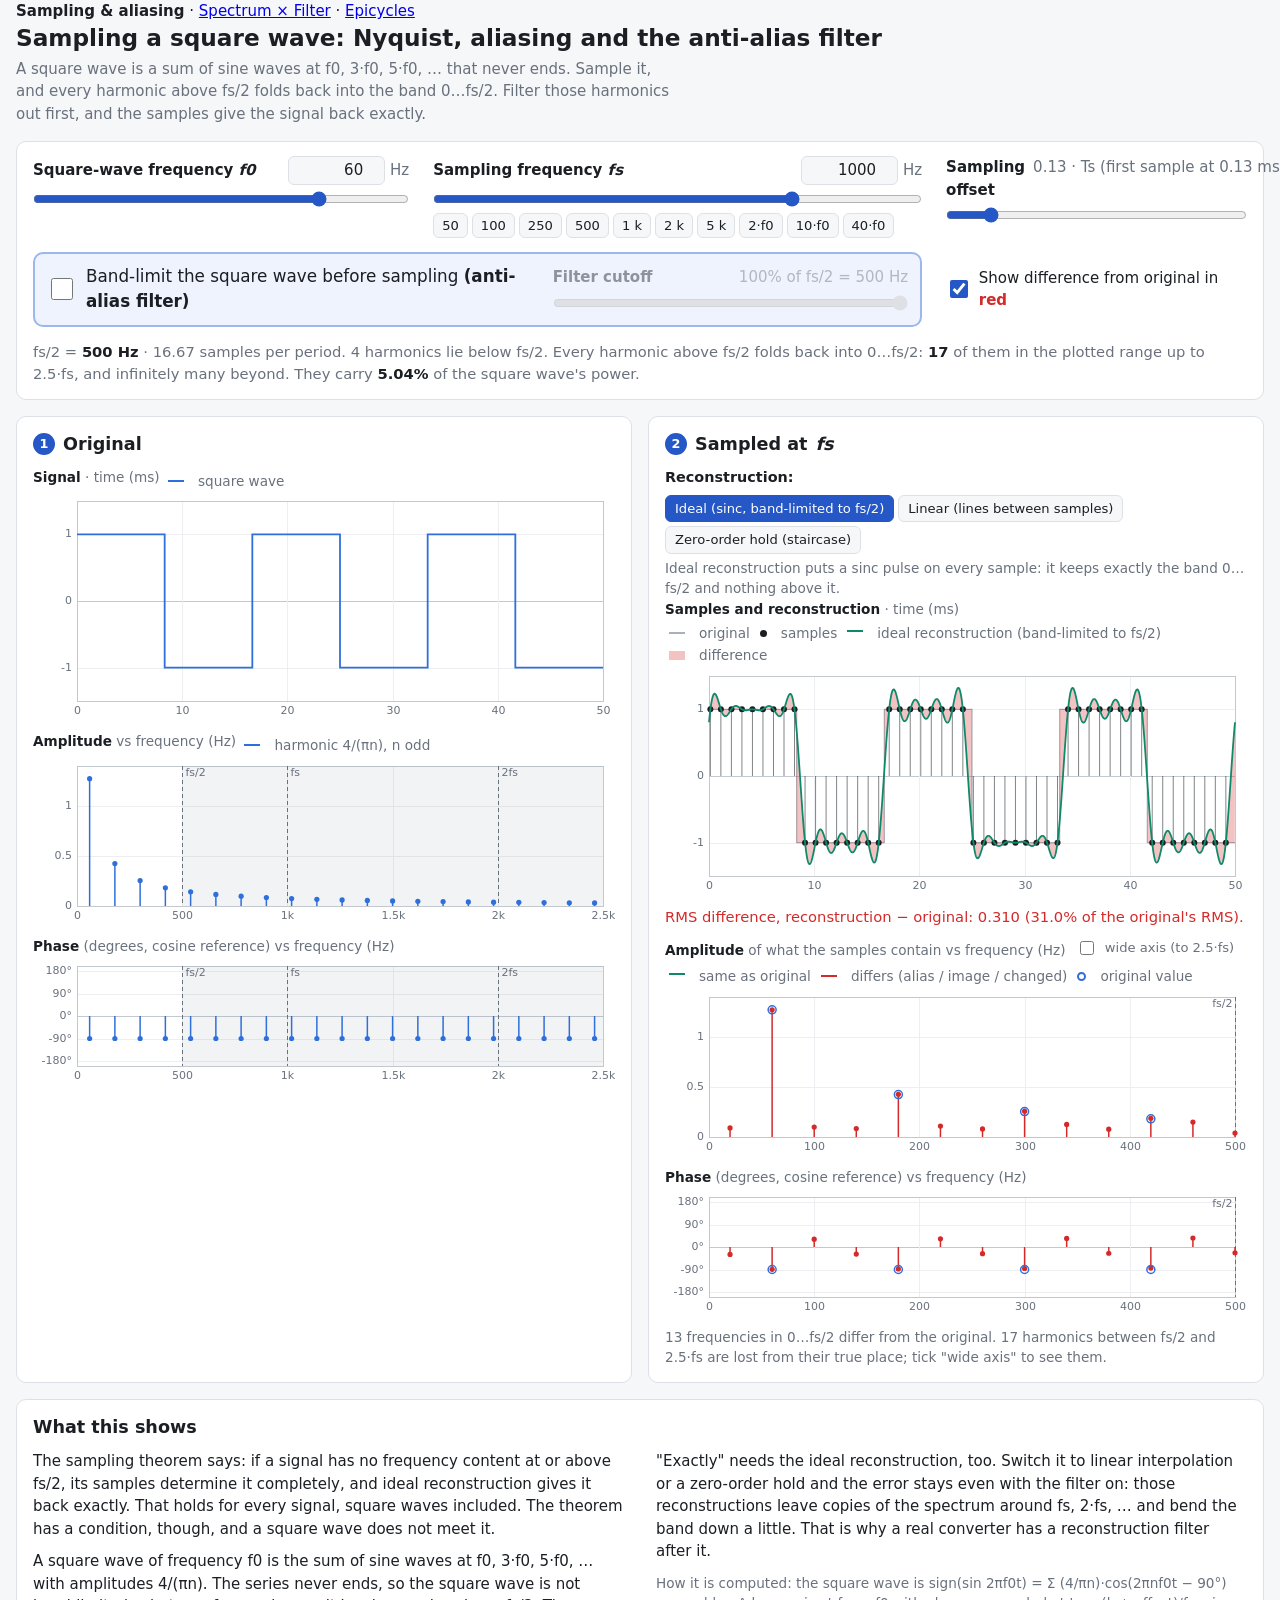
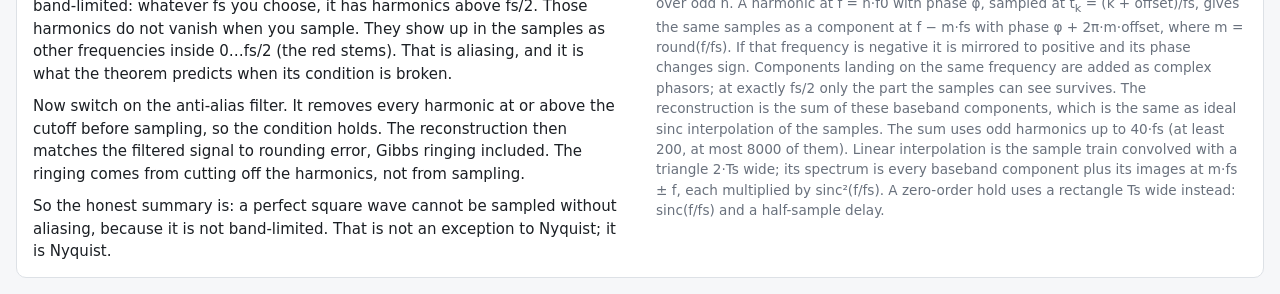
<file: index.html>
<!doctype html>
<html lang="en">
<head>
<meta charset="utf-8">
<meta name="viewport" content="width=device-width, initial-scale=1">
<title>Square Wave Aliasing</title>
<meta name="description" content="Interactive demo: sampling a square wave, the Nyquist frequency, aliasing, and why an anti-alias filter makes reconstruction exact.">
<link rel="stylesheet" href="style.css">
</head>
<body>
<header class="wrap">
  <nav id="pages"><strong>Sampling &amp; aliasing</strong> · <a href="filter.html">Spectrum × Filter</a> · <a href="epicycles.html">Epicycles</a></nav>
  <h1>Sampling a square wave: Nyquist, aliasing and the anti-alias filter</h1>
  <p class="lede">A square wave is a sum of sine waves at f0, 3·f0, 5·f0, … that never ends. Sample it, and every harmonic
    above fs/2 folds back into the band 0…fs/2. Filter those harmonics out first, and the samples give the signal back exactly.</p>
</header>

<main class="wrap">
  <section class="card controls" aria-label="Controls">
    <div class="ctl">
      <div class="ctl-head">
        <label for="f0Range">Square-wave frequency <i>f0</i></label>
        <span class="num"><input type="number" id="f0Num" min="1" max="200" step="any" inputmode="decimal"> Hz</span>
      </div>
      <input type="range" id="f0Range" min="0" max="1000" step="1">
    </div>

    <div class="ctl">
      <div class="ctl-head">
        <label for="fsRange">Sampling frequency <i>fs</i></label>
        <span class="num"><input type="number" id="fsNum" min="10" max="5000" step="any" inputmode="decimal"> Hz</span>
      </div>
      <input type="range" id="fsRange" min="0" max="1000" step="1">
      <div class="presets" role="group" aria-label="Sampling frequency presets">
        <button type="button" data-fs="50">50</button>
        <button type="button" data-fs="100">100</button>
        <button type="button" data-fs="250">250</button>
        <button type="button" data-fs="500">500</button>
        <button type="button" data-fs="1000">1 k</button>
        <button type="button" data-fs="2000">2 k</button>
        <button type="button" data-fs="5000">5 k</button>
        <button type="button" data-rel="2">2·f0</button>
        <button type="button" data-rel="10">10·f0</button>
        <button type="button" data-rel="40">40·f0</button>
      </div>
    </div>

    <div class="ctl">
      <div class="ctl-head">
        <label for="offRange">Sampling offset</label>
        <span class="val" id="offVal"></span>
      </div>
      <input type="range" id="offRange" min="0" max="1" step="0.01">
    </div>

    <div class="filter-box">
      <label class="big-toggle">
        <input type="checkbox" id="filter">
        <span>Band-limit the square wave before sampling <b>(anti-alias filter)</b></span>
      </label>
      <div class="ctl" id="cutCtl">
        <div class="ctl-head">
          <label for="cutRange">Filter cutoff</label>
          <span class="val" id="cutVal"></span>
        </div>
        <input type="range" id="cutRange" min="5" max="100" step="1">
      </div>
    </div>

    <label class="toggle diff-toggle">
      <input type="checkbox" id="diff">
      <span>Show difference from original in <span class="red">red</span></span>
    </label>

    <p class="status" id="status" aria-live="polite"></p>
  </section>

  <div class="panels">
    <section class="card panel" aria-labelledby="hOrig">
      <h2 id="hOrig"><span class="step">1</span> Original</h2>
      <figure class="plot">
        <figcaption><b>Signal</b> <span class="axis-note" id="otUnit"></span>
          <span class="legend"><span id="otLegendSq"><i class="sw orig"></i>square wave</span> <span id="otLegendBL" hidden><i class="sw orig"></i>band-limited (what gets sampled) <i class="sw ghost dashed"></i>ideal square</span></span>
        </figcaption>
        <canvas id="cvOT" class="tall"></canvas>
      </figure>
      <figure class="plot">
        <figcaption><b>Amplitude</b> vs frequency (Hz)
          <span class="legend"><i class="sw orig"></i>harmonic 4/(πn), n odd <span id="oaLegendRem" hidden><i class="sw ghost dashed"></i>removed by filter</span></span>
        </figcaption>
        <canvas id="cvOA" class="mid"></canvas>
      </figure>
      <figure class="plot">
        <figcaption><b>Phase</b> (degrees, cosine reference) vs frequency (Hz)</figcaption>
        <canvas id="cvOP" class="short"></canvas>
      </figure>
    </section>

    <section class="card panel" aria-labelledby="hSamp">
      <h2 id="hSamp"><span class="step">2</span> Sampled at <i>fs</i></h2>
      <div class="recon" role="radiogroup" aria-labelledby="reconLbl">
        <span class="recon-lbl" id="reconLbl">Reconstruction:</span>
        <span class="seg">
          <label><input type="radio" name="recon" value="ideal" checked><span>Ideal (sinc, band-limited to fs/2)</span></label>
          <label><input type="radio" name="recon" value="linear"><span>Linear (lines between samples)</span></label>
          <label><input type="radio" name="recon" value="zoh"><span>Zero-order hold (staircase)</span></label>
        </span>
      </div>
      <p class="note recon-note" id="reconNote"></p>
      <figure class="plot">
        <figcaption><b>Samples and reconstruction</b> <span class="axis-note" id="stUnit"></span>
          <span class="legend"><i class="sw ghost"></i>original <i class="dot sample"></i>samples <i class="sw recon"></i><span id="stLegendRecon">ideal reconstruction (band-limited to fs/2)</span> <span class="diff-only"><i class="sw err block"></i>difference</span></span>
        </figcaption>
        <canvas id="cvST" class="tall"></canvas>
      </figure>
      <p class="metric" id="metric"></p>
      <figure class="plot">
        <figcaption><b>Amplitude</b> <span id="saWhat">of what the samples contain</span> vs frequency (Hz)
          <label class="toggle small"><input type="checkbox" id="wide"> wide axis (to 2.5·fs)</label>
          <span class="legend"><i class="sw recon"></i>same as original <span class="diff-only"><i class="sw err"></i>differs (alias / image / changed) <i class="ring orig"></i>original value <span class="wide-only"><i class="sw err dashed faint"></i>lost (above fs/2)</span></span></span>
        </figcaption>
        <canvas id="cvSA" class="mid"></canvas>
      </figure>
      <figure class="plot">
        <figcaption><b>Phase</b> (degrees, cosine reference) vs frequency (Hz)</figcaption>
        <canvas id="cvSP" class="short"></canvas>
      </figure>
      <p class="note" id="lostNote"></p>
    </section>
  </div>

  <section class="card explain" aria-labelledby="hExplain">
    <h2 id="hExplain">What this shows</h2>
    <p>The sampling theorem says: if a signal has no frequency content at or above fs/2, its samples determine it
      completely, and ideal reconstruction gives it back exactly. That holds for every signal, square waves included.
      The theorem has a condition, though, and a square wave does not meet it.</p>
    <p>A square wave of frequency f0 is the sum of sine waves at f0, 3·f0, 5·f0, … with amplitudes 4/(πn). The series
      never ends, so the square wave is not band-limited: whatever fs you choose, it has harmonics above fs/2. Those
      harmonics do not vanish when you sample. They show up in the samples as other frequencies inside 0…fs/2 (the
      red stems). That is aliasing, and it is what the theorem predicts when its condition is broken.</p>
    <p>Now switch on the anti-alias filter. It removes every harmonic at or above the cutoff before sampling, so the
      condition holds. The reconstruction then matches the filtered signal to rounding error, Gibbs ringing included.
      The ringing comes from cutting off the harmonics, not from sampling.</p>
    <p>So the honest summary is: a perfect square wave cannot be sampled without aliasing, because it is not
      band-limited. That is not an exception to Nyquist; it is Nyquist.</p>
    <p>"Exactly" needs the ideal reconstruction, too. Switch it to linear interpolation or a zero-order hold and the
      error stays even with the filter on: those reconstructions leave copies of the spectrum around fs, 2·fs, … and
      bend the band down a little. That is why a real converter has a reconstruction filter after it.</p>
    <p class="fine">How it is computed: the square wave is sign(sin 2πf0t) = Σ (4/πn)·cos(2πnf0t − 90°) over odd n.
      A harmonic at f = n·f0 with phase φ, sampled at t<sub>k</sub> = (k + offset)/fs, gives the same samples as a
      component at f − m·fs with phase φ + 2π·m·offset, where m = round(f/fs). If that frequency is negative it is
      mirrored to positive and its phase changes sign. Components landing on the same frequency are added as complex
      phasors; at exactly fs/2 only the part the samples can see survives. The reconstruction is the sum of these
      baseband components, which is the same as ideal sinc interpolation of the samples. The sum uses odd harmonics up
      to 40·fs (at least 200, at most 8000 of them). Linear interpolation is the sample train convolved with a
      triangle 2·Ts wide; its spectrum is every baseband component plus its images at m·fs ± f, each multiplied by
      sinc²(f/fs). A zero-order hold uses a rectangle Ts wide instead: sinc(f/fs) and a half-sample delay.</p>
  </section>
</main>

<div class="tip" id="tip" role="tooltip" hidden></div>
<script src="app.js"></script>
</body>
</html>
</file>
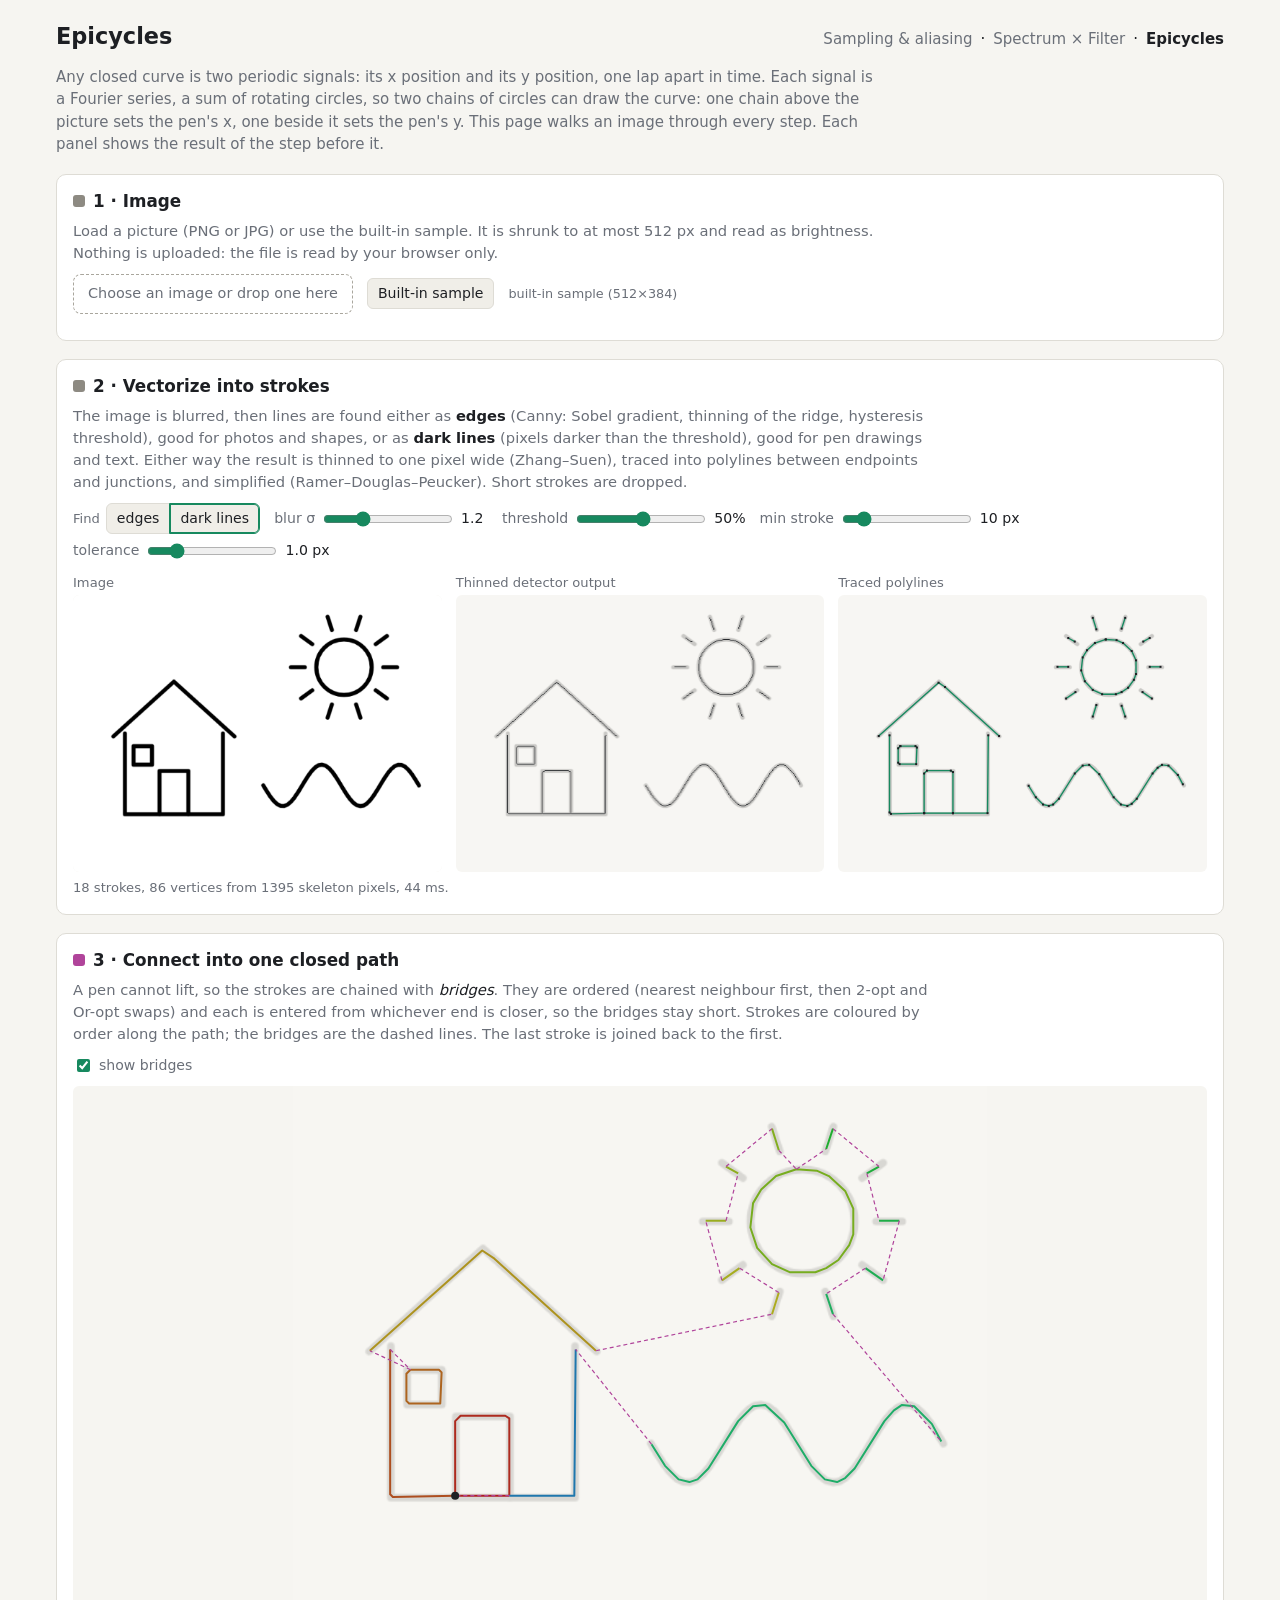
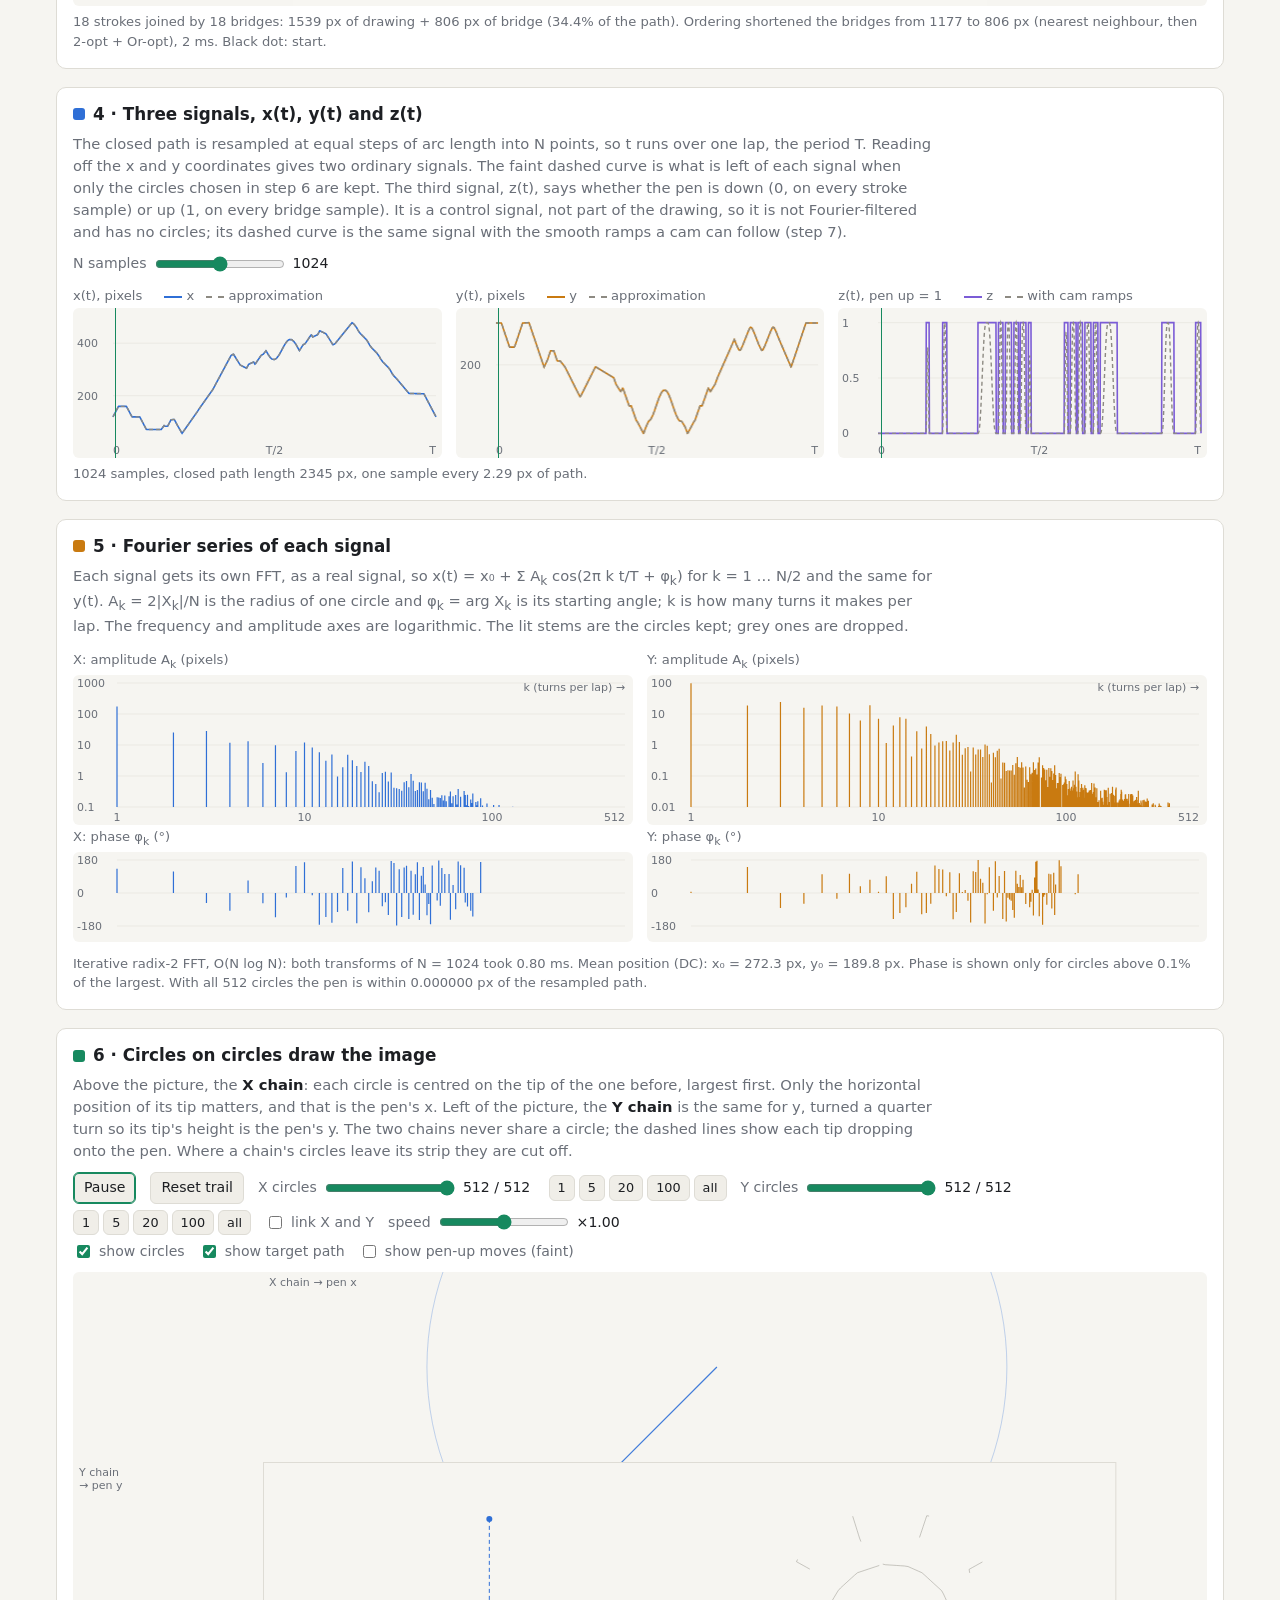
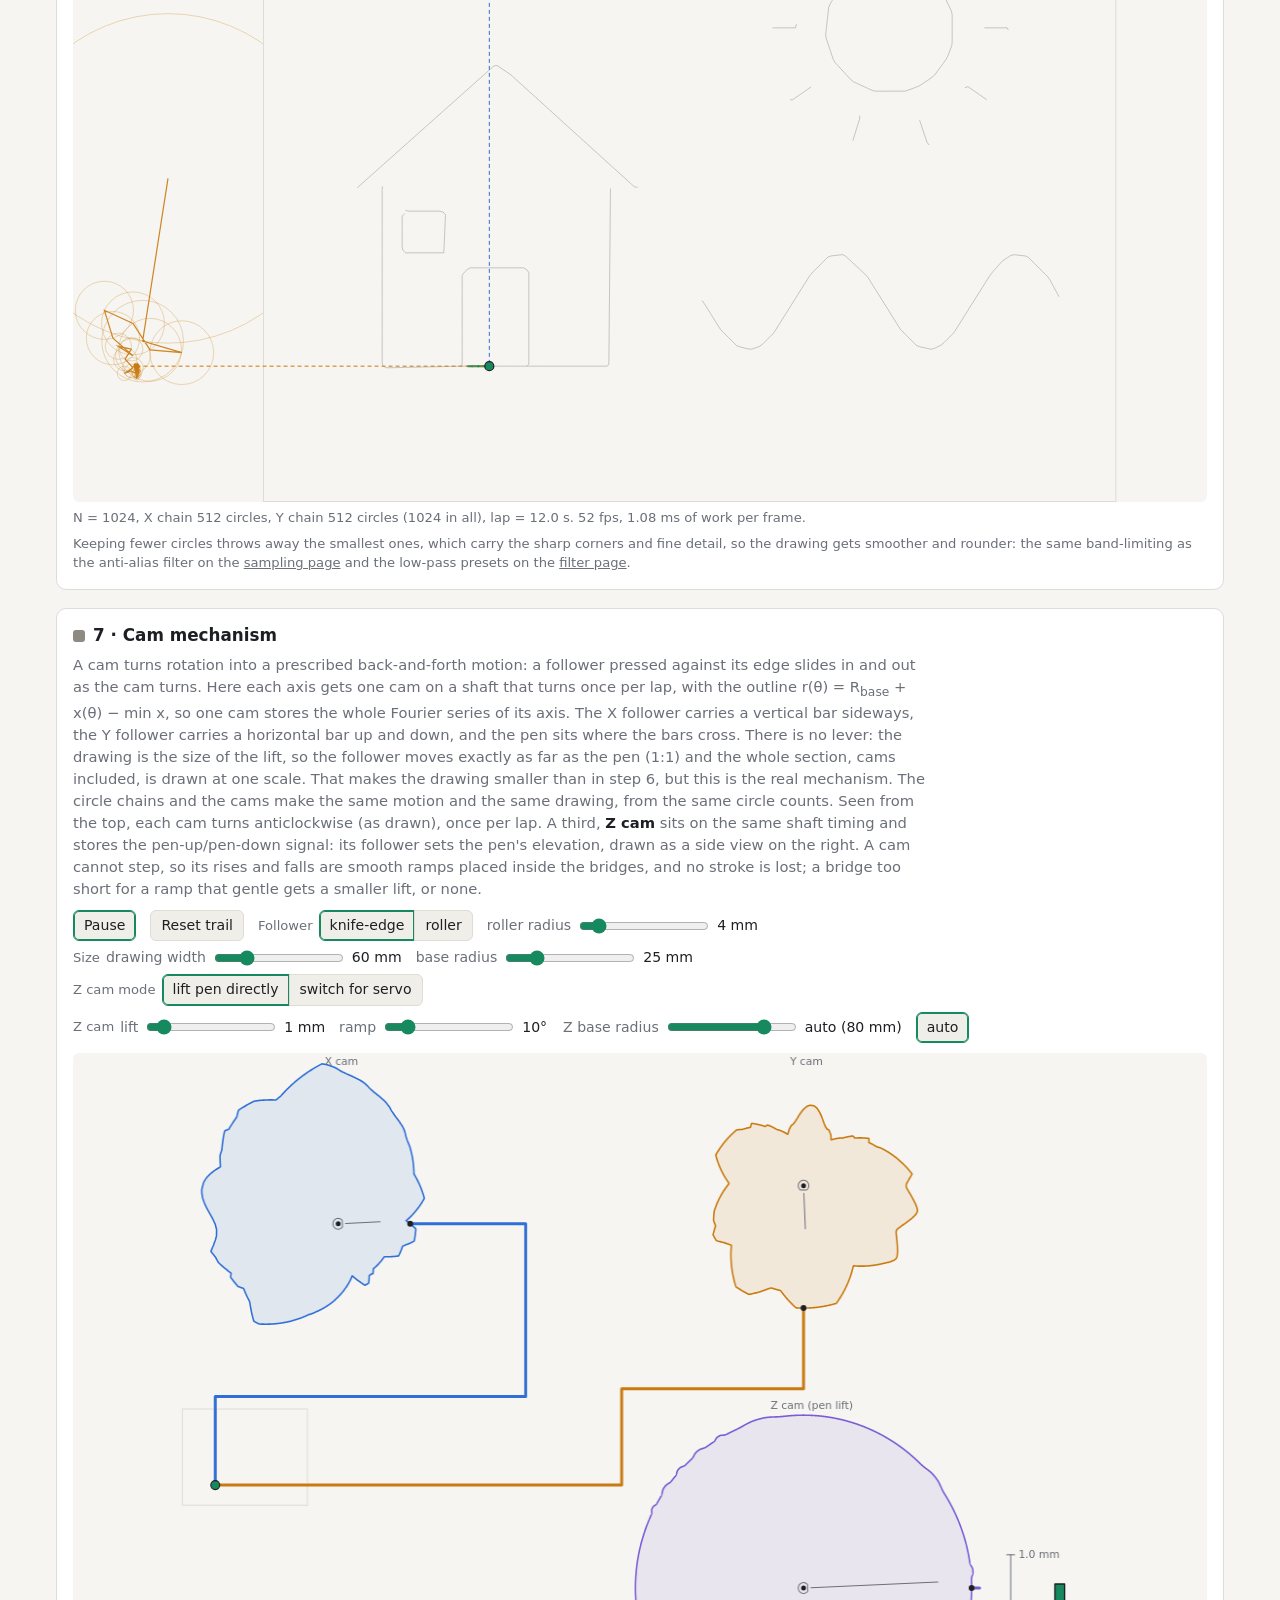
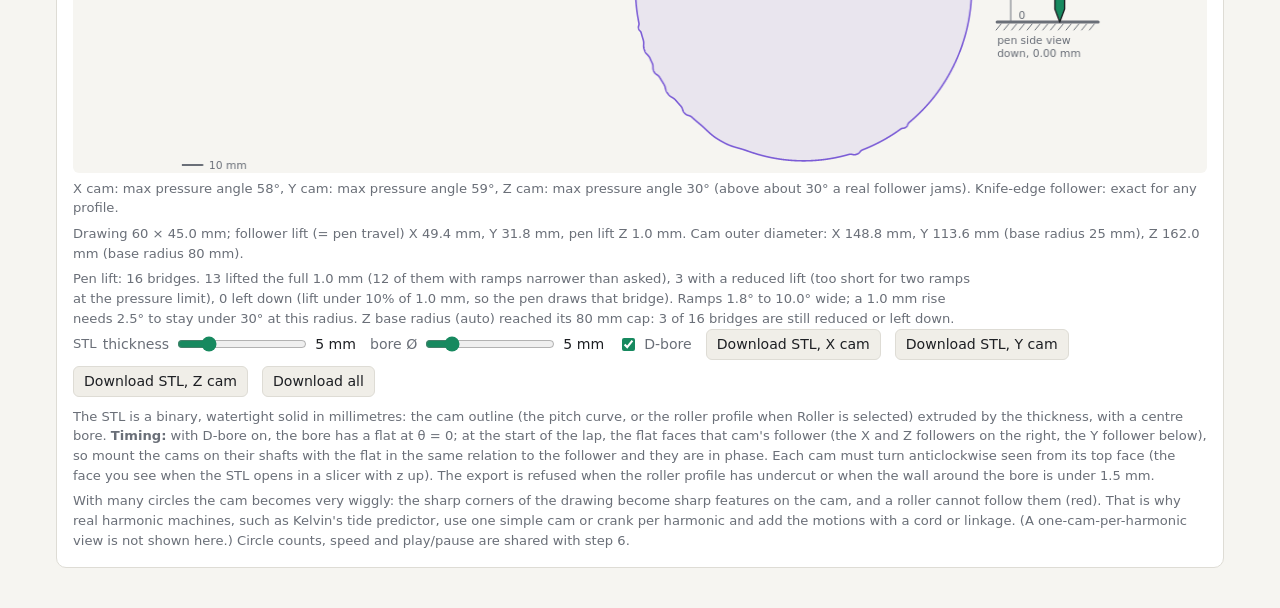
<file: epicycles.html>
<!doctype html>
<html lang="en">
<head>
<meta charset="utf-8">
<meta name="viewport" content="width=device-width, initial-scale=1">
<title>Epicycles</title>
<meta name="description" content="Interactive demo: turn an image into one closed line, split it into x(t) and y(t), take the Fourier series of each and draw the image with two chains of rotating circles.">
<link rel="stylesheet" href="epicycles.css">
</head>
<body>
<header class="site-header">
  <h1>Epicycles</h1>
  <nav id="pages"><a href="index.html">Sampling &amp; aliasing</a> · <a href="filter.html">Spectrum × Filter</a> · <strong>Epicycles</strong></nav>
</header>

<main>
  <section class="intro">
    <p>
      Any closed curve is two periodic signals: its x position and its y position, one lap apart in time.
      Each signal is a Fourier series, a sum of rotating circles, so two chains of circles can draw the curve:
      one chain above the picture sets the pen's x, one beside it sets the pen's y.
      This page walks an image through every step. Each panel shows the result of the step before it.
    </p>
  </section>

  <section class="panel" id="panel-input">
    <h2><span class="swatch sw-1"></span><span>1 · Image</span></h2>
    <p class="step">
      Load a picture (PNG or JPG) or use the built-in sample. It is shrunk to at most 512 px and read as brightness.
      Nothing is uploaded: the file is read by your browser only.
    </p>
    <div class="toolbar">
      <label class="drop" id="drop" tabindex="0">
        <input type="file" id="file" accept="image/png,image/jpeg,image/*">
        <span>Choose an image or drop one here</span>
      </label>
      <button id="btn-sample">Built-in sample</button>
      <span class="hint" id="src-name"></span>
    </div>
  </section>

  <section class="panel" id="panel-vec">
    <h2><span class="swatch sw-1"></span><span>2 · Vectorize into strokes</span></h2>
    <p class="step">
      The image is blurred, then lines are found either as <b>edges</b> (Canny: Sobel gradient, thinning of the ridge,
      hysteresis threshold), good for photos and shapes, or as <b>dark lines</b> (pixels darker than the threshold),
      good for pen drawings and text. Either way the result is thinned to one pixel wide (Zhang–Suen), traced into
      polylines between endpoints and junctions, and simplified (Ramer–Douglas–Peucker). Short strokes are dropped.
    </p>
    <div class="toolbar controls">
      <span class="group-label">Find</span>
      <span class="segmented" id="mode">
        <button data-mode="edges" aria-pressed="false">edges</button>
        <button data-mode="lines" aria-pressed="true">dark lines</button>
      </span>
      <label class="slider">blur σ <input type="range" id="p-blur" min="0.5" max="3" step="0.1" value="1.2"><output id="o-blur"></output></label>
      <label class="slider">threshold <input type="range" id="p-thr" min="2" max="95" step="1" value="50"><output id="o-thr"></output></label>
      <label class="slider">min stroke <input type="range" id="p-min" min="0" max="80" step="1" value="10"><output id="o-min"></output></label>
      <label class="slider">tolerance <input type="range" id="p-tol" min="0.3" max="4" step="0.1" value="1"><output id="o-tol"></output></label>
    </div>
    <div class="views three">
      <div><div class="plot-label">Image</div><canvas class="view" id="cv-src"></canvas></div>
      <div><div class="plot-label">Thinned detector output</div><canvas class="view" id="cv-edge"></canvas></div>
      <div><div class="plot-label">Traced polylines</div><canvas class="view" id="cv-poly"></canvas></div>
    </div>
    <p class="note" id="st-vec"></p>
  </section>

  <section class="panel" id="panel-conn">
    <h2><span class="swatch sw-2"></span><span>3 · Connect into one closed path</span></h2>
    <p class="step">
      A pen cannot lift, so the strokes are chained with <i>bridges</i>. They are ordered (nearest neighbour first, then
      2-opt and Or-opt swaps) and each is entered from whichever end is closer, so the bridges stay short.
      Strokes are coloured by order along the path; the bridges are the dashed lines.
      The last stroke is joined back to the first.
    </p>
    <div class="toolbar controls">
      <label class="check"><input type="checkbox" id="c-bridges" checked> show bridges</label>
    </div>
    <canvas class="view wide" id="cv-path"></canvas>
    <p class="note" id="st-conn"></p>
  </section>

  <section class="panel" id="panel-sig">
    <h2><span class="swatch sw-3"></span><span>4 · Three signals, x(t), y(t) and z(t)</span></h2>
    <p class="step">
      The closed path is resampled at equal steps of arc length into N points, so t runs over one lap, the period T.
      Reading off the x and y coordinates gives two ordinary signals. The faint dashed curve is what is left of each
      signal when only the circles chosen in step 6 are kept. The third signal, z(t), says whether the pen is down (0, on
      every stroke sample) or up (1, on every bridge sample). It is a control signal, not part of the drawing, so it is not
      Fourier-filtered and has no circles; its dashed curve is the same signal with the smooth ramps a cam can follow (step 7).
    </p>
    <div class="toolbar controls">
      <label class="slider">N samples <input type="range" id="p-n" min="8" max="12" step="1" value="10"><output id="o-n"></output></label>
    </div>
    <div class="views three" id="sigviews">
      <div><div class="plot-label">x(t), pixels <span class="legend"><i class="ln ln-x"></i>x <i class="ln ln-ap"></i>approximation</span></div>
        <div class="tplot"><canvas class="view sig" id="sig-x"></canvas><i class="cursor" id="cur-x"></i></div></div>
      <div><div class="plot-label">y(t), pixels <span class="legend"><i class="ln ln-y"></i>y <i class="ln ln-ap"></i>approximation</span></div>
        <div class="tplot"><canvas class="view sig" id="sig-y"></canvas><i class="cursor" id="cur-y"></i></div></div>
      <div><div class="plot-label">z(t), pen up = 1 <span class="legend"><i class="ln ln-z"></i>z <i class="ln ln-ap"></i>with cam ramps</span></div>
        <div class="tplot"><canvas class="view sig" id="sig-z"></canvas><i class="cursor" id="cur-z"></i></div></div>
      <div id="sw-plot" hidden><div class="plot-label">z_switch(t), on = 1 <span class="legend"><i class="ln ln-z"></i>sw <i class="ln ln-ap"></i>cam</span></div>
        <div class="tplot"><canvas class="view sig" id="sig-sw"></canvas><i class="cursor" id="cur-sw"></i></div></div>
    </div>
    <p class="note" id="st-sig"></p>
  </section>

  <section class="panel" id="panel-fft">
    <h2><span class="swatch sw-4"></span><span>5 · Fourier series of each signal</span></h2>
    <p class="step">
      Each signal gets its own FFT, as a real signal, so x(t) = x₀ + Σ A<sub>k</sub> cos(2π k t/T + φ<sub>k</sub>) for k = 1 … N/2
      and the same for y(t). A<sub>k</sub> = 2|X<sub>k</sub>|/N is the radius of one circle and φ<sub>k</sub> = arg X<sub>k</sub>
      is its starting angle; k is how many turns it makes per lap. The frequency and amplitude axes are logarithmic.
      The lit stems are the circles kept; grey ones are dropped.
    </p>
    <div class="views two">
      <div class="spec-col">
        <div class="plot-label">X: amplitude A<sub>k</sub> (pixels)</div><canvas class="view spec" id="sp-xa"></canvas>
        <div class="plot-label">X: phase φ<sub>k</sub> (°)</div><canvas class="view specp" id="sp-xp"></canvas>
      </div>
      <div class="spec-col">
        <div class="plot-label">Y: amplitude A<sub>k</sub> (pixels)</div><canvas class="view spec" id="sp-ya"></canvas>
        <div class="plot-label">Y: phase φ<sub>k</sub> (°)</div><canvas class="view specp" id="sp-yp"></canvas>
      </div>
    </div>
    <p class="note" id="st-fft"></p>
  </section>

  <section class="panel" id="panel-stage">
    <h2><span class="swatch sw-5"></span><span>6 · Circles on circles draw the image</span></h2>
    <p class="step">
      Above the picture, the <b>X chain</b>: each circle is centred on the tip of the one before, largest first.
      Only the horizontal position of its tip matters, and that is the pen's x. Left of the picture, the <b>Y chain</b>
      is the same for y, turned a quarter turn so its tip's height is the pen's y. The two chains never share a
      circle; the dashed lines show each tip dropping onto the pen. Where a chain's circles leave its strip they are cut off.
    </p>
    <div class="toolbar controls">
      <button id="b-play" aria-pressed="true">Pause</button>
      <button id="b-reset">Reset trail</button>
      <label class="slider x">X circles <input type="range" id="p-mx" min="0" max="1000" step="1" value="1000"><output id="o-mx"></output></label>
      <span class="presets" id="mp-x"><button data-m="1">1</button><button data-m="5">5</button><button data-m="20">20</button><button data-m="100">100</button><button data-m="all">all</button></span>
      <label class="slider y">Y circles <input type="range" id="p-my" min="0" max="1000" step="1" value="1000"><output id="o-my"></output></label>
      <span class="presets" id="mp-y"><button data-m="1">1</button><button data-m="5">5</button><button data-m="20">20</button><button data-m="100">100</button><button data-m="all">all</button></span>
      <label class="check"><input type="checkbox" id="c-link"> link X and Y</label>
      <label class="slider">speed <input type="range" id="p-speed" min="-100" max="100" step="1" value="0"><output id="o-speed"></output></label>
    </div>
    <div class="toolbar controls">
      <label class="check"><input type="checkbox" id="c-circles" checked> show circles</label>
      <label class="check"><input type="checkbox" id="c-ghost" checked> show target path</label>
      <label class="check"><input type="checkbox" id="c-penup"> show pen-up moves (faint)</label>
    </div>
    <div class="stage-wrap"><canvas id="stage"></canvas></div>
    <p class="note" id="st-stage"></p>
    <p class="note">
      Keeping fewer circles throws away the smallest ones, which carry the sharp corners and fine detail, so the drawing
      gets smoother and rounder: the same band-limiting as the anti-alias filter on the
      <a href="index.html">sampling page</a> and the low-pass presets on the <a href="filter.html">filter page</a>.
    </p>
  </section>

  <section class="panel" id="panel-cam">
    <h2><span class="swatch sw-6"></span><span>7 · Cam mechanism</span></h2>
    <p class="step">
      A cam turns rotation into a prescribed back-and-forth motion: a follower pressed against its edge slides in and out as the
      cam turns. Here each axis gets one cam on a shaft that turns once per lap, with the outline r(θ) = R<sub>base</sub> + x(θ) − min x,
      so one cam stores the whole Fourier series of its axis. The X follower carries a vertical bar sideways, the Y follower carries a
      horizontal bar up and down, and the pen sits where the bars cross. There is no lever: the drawing is the size of the lift, so
      the follower moves exactly as far as the pen (1:1) and the whole section, cams included, is drawn at one scale. That makes the
      drawing smaller than in step 6, but this is the real mechanism. The circle chains and the cams make the same motion and the
      same drawing, from the same circle counts. Seen from the top, each cam turns anticlockwise (as drawn), once per lap.
      A third, <b>Z cam</b> sits on the same shaft timing and stores the pen-up/pen-down signal: its follower sets the pen's
      elevation, drawn as a side view on the right. A cam cannot step, so its rises and falls are smooth ramps placed inside
      the bridges, and no stroke is lost; a bridge too short for a ramp that gentle gets a smaller lift, or none.
    </p>
    <div class="toolbar controls">
      <button id="b-play2" aria-pressed="true">Pause</button>
      <button id="b-reset2">Reset trail</button>
      <span class="group-label">Follower</span>
      <span class="segmented" id="follower">
        <button data-f="knife" aria-pressed="true">knife-edge</button>
        <button data-f="roller" aria-pressed="false">roller</button>
      </span>
      <label class="slider">roller radius <input type="range" id="p-rho" min="1" max="30" step="0.5" value="4"><output id="o-rho">4 mm</output></label>
    </div>
    <div class="toolbar controls">
      <span class="group-label">Size</span>
      <label class="slider">drawing width <input type="range" id="p-wmm" min="20" max="200" step="1" value="60"><output id="o-wmm">60 mm</output></label>
      <label class="slider">base radius <input type="range" id="p-rb" min="5" max="100" step="1" value="25"><output id="o-rb">25 mm</output></label>
    </div>
    <div class="toolbar controls">
      <span class="group-label">Z cam mode</span>
      <span class="segmented" id="zmode">
        <button data-m="direct" aria-pressed="true">lift pen directly</button>
        <button data-m="switch" aria-pressed="false">switch for servo</button>
      </span>
    </div>
    <div class="toolbar controls">
      <span class="group-label">Z cam</span>
      <label class="slider">lift <input type="range" id="p-lift" min="0.2" max="10" step="0.1" value="1"><output id="o-lift">1 mm</output></label>
      <label class="slider">ramp <input type="range" id="p-ramp" min="2" max="60" step="1" value="10"><output id="o-ramp">10°</output></label>
      <label class="slider">Z base radius <input type="range" id="p-rbz" min="8" max="100" step="1" value="20"><output id="o-rbz">auto</output></label>
      <button id="b-rz-auto" aria-pressed="true">auto</button>
    </div>
    <div class="toolbar controls" id="zsw-row" hidden>
      <span class="group-label">Servo</span>
      <label class="slider">pressure limit <input type="range" id="p-pa" min="15" max="60" step="1" value="45"><output id="o-pa">45°</output></label>
      <label class="slider">servo delay <input type="range" id="p-delay" min="0" max="500" step="10" value="120"><output id="o-delay">120 ms</output></label>
      <label class="slider">shaft <input type="range" id="p-lap" min="5" max="300" step="5" value="60"><output id="o-lap">60 s</output><span class="hint">per lap</span></label>
      <span class="hint" id="o-lead"></span>
    </div>
    <p class="note" id="zsw-note" hidden>
      In switch mode the Z cam does not lift the pen; it trips a small switch when the follower passes half of the lift, and a servo
      lifts the pen when the switch is on. The servo is modelled as a pure dead time after the switch changes, so the switch command is
      advanced by the lead angle λ = 360° · delay / lap time; its half-lift crossings sit at (bridge start − λ) and (bridge end − λ),
      so the pen leaves the paper exactly at the start of a bridge and lands exactly at the next stroke. The inked trail and the side
      view follow the delayed servo pen, not the cam follower.
    </p>
    <canvas id="cam"></canvas>
    <p class="note" id="st-cam"></p>
    <p class="note" id="st-size"></p>
    <p class="note" id="st-z"></p>
    <p class="note" id="st-zsw" hidden></p>
    <div class="toolbar controls">
      <span class="group-label">STL</span>
      <label class="slider">thickness <input type="range" id="p-th" min="1" max="20" step="0.5" value="5"><output id="o-th">5 mm</output></label>
      <label class="slider">bore Ø <input type="range" id="p-bore" min="2" max="20" step="0.5" value="5"><output id="o-bore">5 mm</output></label>
      <label class="check"><input type="checkbox" id="c-dbore" checked> D-bore</label>
      <button id="b-stl-x">Download STL, X cam</button>
      <button id="b-stl-y">Download STL, Y cam</button>
      <button id="b-stl-z">Download STL, Z cam</button>
      <button id="b-stl-all">Download all</button>
    </div>
    <p class="note" id="st-stl"></p>
    <p class="note">
      The STL is a binary, watertight solid in millimetres: the cam outline (the pitch curve, or the roller profile when Roller is
      selected) extruded by the thickness, with a centre bore. <b>Timing:</b> with D-bore on, the bore has a flat at θ = 0; at the
      start of the lap, the flat faces that cam's follower (the X and Z followers on the right, the Y follower below), so mount
      the cams on their shafts with the flat in the same relation to the follower and they are in phase. Each cam must turn
      anticlockwise seen from its top face (the face you see when the STL opens in a slicer with z up). The export is refused when
      the roller profile has undercut or when the wall around the bore is under 1.5 mm.
    </p>
    <p class="note">
      With many circles the cam becomes very wiggly: the sharp corners of the drawing become sharp features on the cam, and a roller
      cannot follow them (red). That is why real harmonic machines, such as Kelvin's tide predictor, use one simple cam or crank per
      harmonic and add the motions with a cord or linkage. (A one-cam-per-harmonic view is not shown here.) Circle counts, speed and
      play/pause are shared with step 6.
    </p>
  </section>
</main>

<script src="epicycles.js"></script>
</body>
</html>
</file>
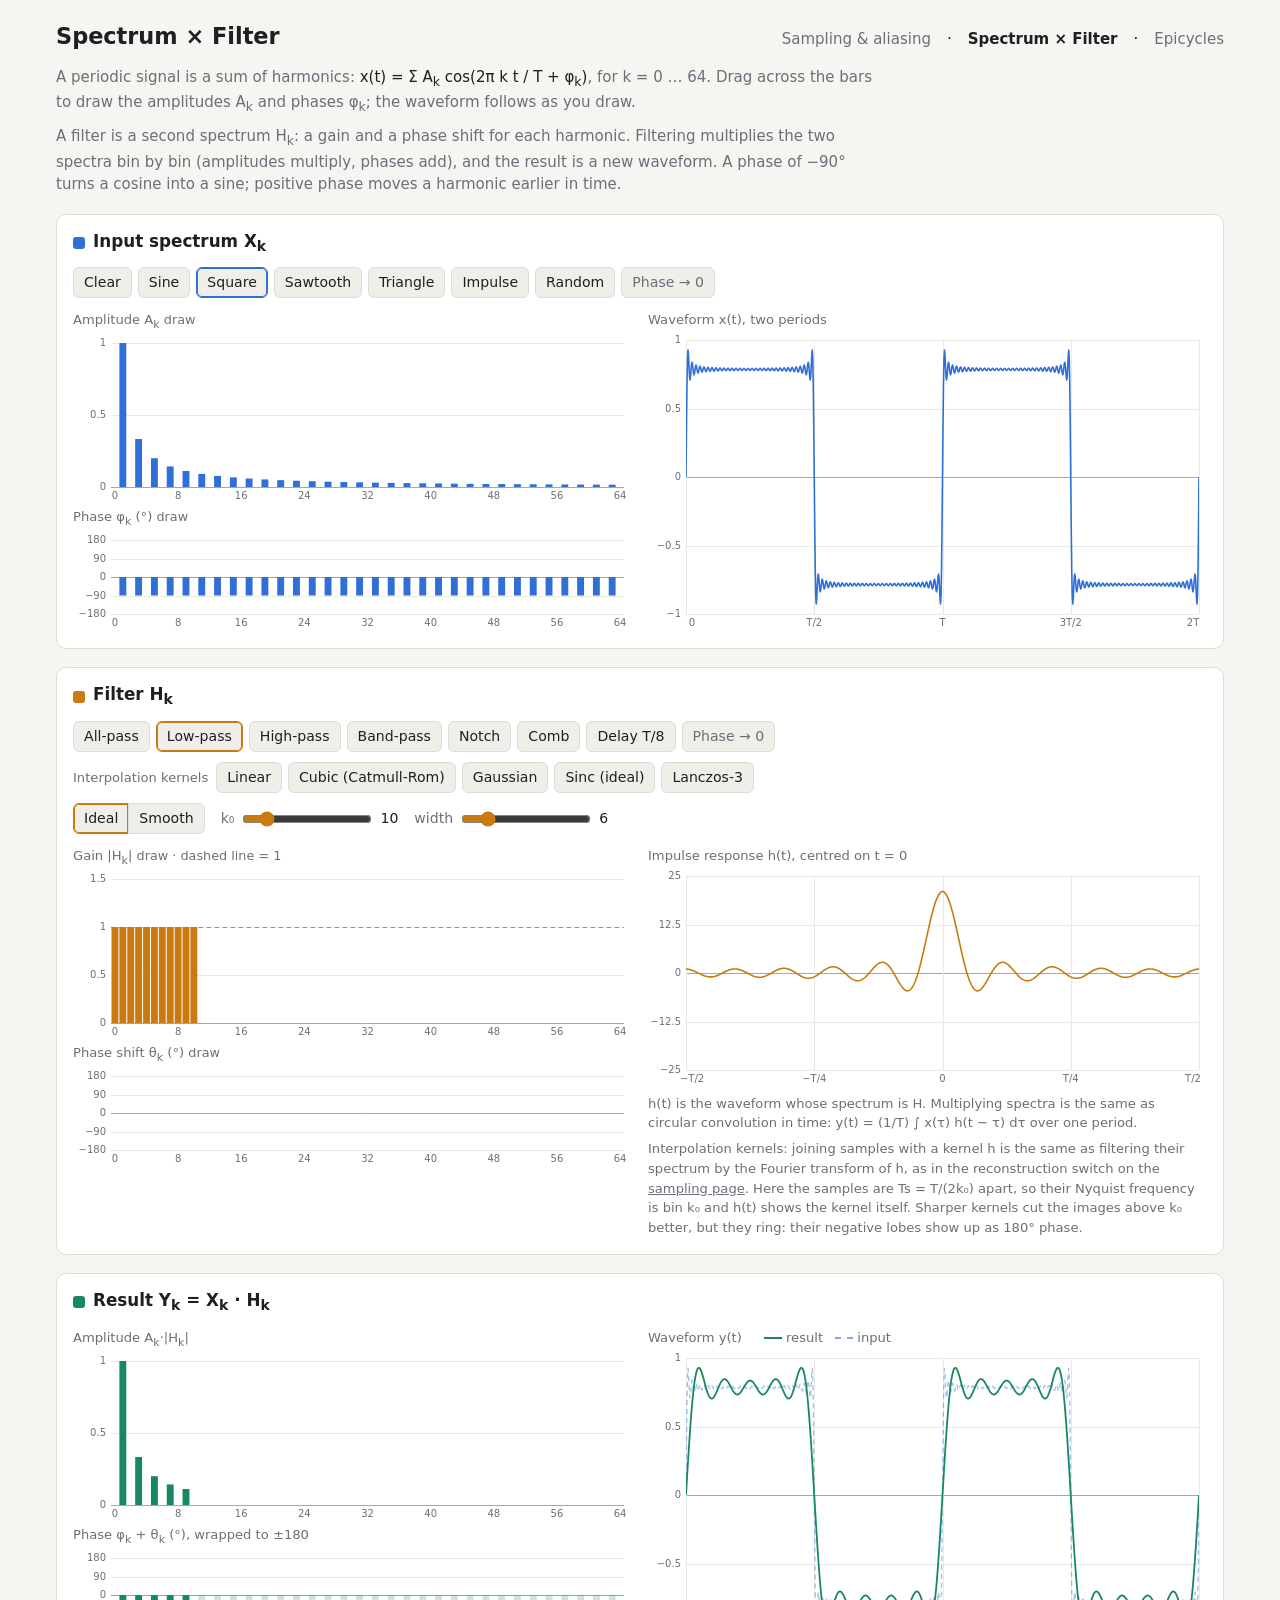
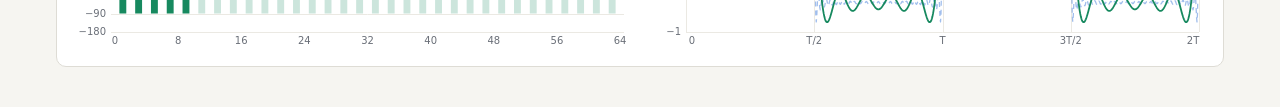
<file: filter.html>
<!doctype html>
<html lang="en">
<head>
<meta charset="utf-8">
<meta name="viewport" content="width=device-width, initial-scale=1">
<title>Spectrum × Filter</title>
<link rel="stylesheet" href="filter.css">
</head>
<body>
<header class="site-header">
  <h1>Spectrum × Filter</h1>
  <nav id="pages"><a href="index.html">Sampling &amp; aliasing</a> · <strong>Spectrum × Filter</strong> · <a href="epicycles.html">Epicycles</a></nav>
</header>

<main>
  <section class="intro">
    <p>
      A periodic signal is a sum of harmonics:
      <span class="math">x(t) = Σ A<sub>k</sub> cos(2π k t / T + φ<sub>k</sub>)</span>, for k = 0 … 64.
      Drag across the bars to draw the amplitudes A<sub>k</sub> and phases φ<sub>k</sub>; the waveform follows as you draw.
    </p>
    <p>
      A filter is a second spectrum H<sub>k</sub>: a gain and a phase shift for each harmonic.
      Filtering multiplies the two spectra bin by bin (amplitudes multiply, phases add), and the result is a new waveform.
      A phase of −90° turns a cosine into a sine; positive phase moves a harmonic earlier in time.
    </p>
  </section>

  <section class="panel" id="panel-input">
    <h2><span class="swatch sw-in"></span><span>Input spectrum X<sub>k</sub></span></h2>
    <div class="toolbar" id="input-presets">
      <button data-preset="clear">Clear</button>
      <button data-preset="sine">Sine</button>
      <button data-preset="square">Square</button>
      <button data-preset="sawtooth">Sawtooth</button>
      <button data-preset="triangle">Triangle</button>
      <button data-preset="impulse">Impulse</button>
      <button data-preset="random">Random</button>
      <button data-preset="zerophase" class="quiet">Phase → 0</button>
    </div>
    <div class="panel-body">
      <div class="spec-col">
        <div class="plot-label">Amplitude A<sub>k</sub> <span class="hint">draw</span></div>
        <canvas class="plot amp" id="in-amp"></canvas>
        <div class="plot-label">Phase φ<sub>k</sub> (°) <span class="hint">draw</span></div>
        <canvas class="plot phase" id="in-phase"></canvas>
      </div>
      <div class="wave-col">
        <div class="plot-label">Waveform x(t), two periods</div>
        <canvas class="plot wave" id="in-wave"></canvas>
      </div>
    </div>
  </section>

  <section class="panel" id="panel-filter">
    <h2><span class="swatch sw-filt"></span><span>Filter H<sub>k</sub></span></h2>
    <div class="toolbar" id="filter-presets">
      <button data-preset="allpass">All-pass</button>
      <button data-preset="lowpass">Low-pass</button>
      <button data-preset="highpass">High-pass</button>
      <button data-preset="bandpass">Band-pass</button>
      <button data-preset="notch">Notch</button>
      <button data-preset="comb">Comb</button>
      <button data-preset="delay">Delay T/8</button>
      <button data-preset="zerophase" class="quiet">Phase → 0</button>
    </div>
    <div class="toolbar" id="kernel-presets" role="group" aria-labelledby="kernel-label">
      <span class="group-label" id="kernel-label">Interpolation kernels</span>
      <button data-preset="linear">Linear</button>
      <button data-preset="cubic">Cubic (Catmull-Rom)</button>
      <button data-preset="gauss">Gaussian</button>
      <button data-preset="sinc">Sinc (ideal)</button>
      <button data-preset="lanczos3">Lanczos-3</button>
    </div>
    <div class="toolbar controls">
      <div class="segmented" role="group" aria-label="Filter shape">
        <button id="shape-ideal" aria-pressed="true">Ideal</button>
        <button id="shape-smooth" aria-pressed="false">Smooth</button>
      </div>
      <label class="slider">k₀ <input type="range" id="k0" min="1" max="64" value="10"><output id="k0-out">10</output></label>
      <label class="slider">width <input type="range" id="width" min="1" max="32" value="6"><output id="width-out">6</output></label>
      <span class="hint" id="filter-status"></span>
    </div>
    <div class="panel-body">
      <div class="spec-col">
        <div class="plot-label">Gain |H<sub>k</sub>| <span class="hint">draw · dashed line = 1</span></div>
        <canvas class="plot amp" id="filt-amp"></canvas>
        <div class="plot-label">Phase shift θ<sub>k</sub> (°) <span class="hint">draw</span></div>
        <canvas class="plot phase" id="filt-phase"></canvas>
      </div>
      <div class="wave-col">
        <div class="plot-label">Impulse response h(t), centred on t = 0</div>
        <canvas class="plot wave" id="filt-impulse"></canvas>
        <p class="note">
          h(t) is the waveform whose spectrum is H. Multiplying spectra is the same as
          circular convolution in time: y(t) = (1/T) ∫ x(τ) h(t − τ) dτ over one period.
        </p>
        <p class="note">
          Interpolation kernels: joining samples with a kernel h is the same as filtering their spectrum by the
          Fourier transform of h, as in the reconstruction switch on the <a href="index.html">sampling page</a>.
          Here the samples are Ts = T/(2k₀) apart, so their Nyquist frequency is bin k₀ and h(t) shows the kernel itself.
          Sharper kernels cut the images above k₀ better, but they ring: their negative lobes show up as 180° phase.
        </p>
      </div>
    </div>
  </section>

  <section class="panel" id="panel-result">
    <h2><span class="swatch sw-out"></span><span>Result Y<sub>k</sub> = X<sub>k</sub> · H<sub>k</sub></span></h2>
    <div class="panel-body">
      <div class="spec-col">
        <div class="plot-label">Amplitude A<sub>k</sub>·|H<sub>k</sub>|</div>
        <canvas class="plot amp" id="out-amp"></canvas>
        <div class="plot-label">Phase φ<sub>k</sub> + θ<sub>k</sub> (°), wrapped to ±180</div>
        <canvas class="plot phase" id="out-phase"></canvas>
      </div>
      <div class="wave-col">
        <div class="plot-label">
          Waveform y(t)
          <span class="legend"><i class="ln ln-out"></i>result <i class="ln ln-in"></i>input</span>
        </div>
        <canvas class="plot wave" id="out-wave"></canvas>
      </div>
    </div>
  </section>
</main>

<script src="filter.js"></script>
</body>
</html>
</file>
<file: style.css>
:root {
  --bg: #f6f7f9;
  --card: #ffffff;
  --fg: #1b1f24;
  --muted: #69717d;
  --line: #dde1e6;
  --grid: #eceef1;
  --axis: #c3c8cf;
  --shade: rgba(110, 120, 135, 0.09);
  --accent: #2557c7;
  --c-orig: #2f6fdb;
  --c-recon: #0e8a6a;
  --c-sample: #1b1f24;
  --c-ghost: rgba(105, 113, 125, 0.55);
  --c-err: #d42a2a;
  --c-err-fill: rgba(212, 42, 42, 0.28);
  --filter-bg: #eef3fd;
  --filter-line: #9db6ec;
  color-scheme: light;
}

@media (prefers-color-scheme: dark) {
  :root {
    --bg: #111418;
    --card: #1a1e24;
    --fg: #e4e7eb;
    --muted: #98a0ab;
    --line: #2c323a;
    --grid: #242a31;
    --axis: #3d454f;
    --shade: rgba(160, 170, 185, 0.08);
    --accent: #7ea2ff;
    --c-orig: #6f9dff;
    --c-recon: #38c99f;
    --c-sample: #e4e7eb;
    --c-ghost: rgba(152, 160, 171, 0.5);
    --c-err: #ff5a52;
    --c-err-fill: rgba(255, 90, 82, 0.3);
    --filter-bg: #18233a;
    --filter-line: #3a5590;
    color-scheme: dark;
  }
}

* { box-sizing: border-box; }

html { -webkit-text-size-adjust: 100%; }

body {
  margin: 0;
  background: var(--bg);
  color: var(--fg);
  font: 15px/1.5 system-ui, -apple-system, "Segoe UI", Roboto, sans-serif;
}

.wrap { max-width: 1320px; margin: 0 auto; padding: 0 16px; }

header { padding-top: 22px; }
h1 { font-size: 1.45rem; line-height: 1.25; margin: 0 0 6px; }
.lede { margin: 0 0 16px; color: var(--muted); max-width: 70ch; }
h2 { font-size: 1.1rem; margin: 0 0 10px; display: flex; align-items: center; gap: 8px; }
.step {
  display: inline-grid; place-items: center; width: 22px; height: 22px; border-radius: 50%;
  background: var(--accent); color: var(--card); font-size: 0.8rem;
}

.card {
  background: var(--card);
  border: 1px solid var(--line);
  border-radius: 10px;
  padding: 14px 16px;
  margin-bottom: 16px;
}

/* controls */
.controls { display: grid; gap: 14px 24px; grid-template-columns: 1fr; }
@media (min-width: 900px) {
  .controls { grid-template-columns: 1fr 1.3fr 0.8fr; }
  .filter-box { grid-column: 1 / 3; }
  .diff-toggle { align-self: center; }
  .status { grid-column: 1 / -1; }
}
.ctl { display: flex; flex-direction: column; gap: 4px; min-width: 0; }
.ctl-head { display: flex; justify-content: space-between; align-items: baseline; gap: 8px; }
.ctl label { font-weight: 600; }
.val, .num { color: var(--muted); font-variant-numeric: tabular-nums; white-space: nowrap; }
.num input {
  width: 6.5em; font: inherit; color: var(--fg); background: var(--bg);
  border: 1px solid var(--line); border-radius: 6px; padding: 2px 6px; text-align: right;
}
input[type=range] { width: 100%; accent-color: var(--accent); margin: 2px 0; }
.presets { display: flex; flex-wrap: wrap; gap: 4px; }
.presets button {
  font: inherit; font-size: 0.82rem; padding: 2px 8px; border-radius: 6px; cursor: pointer;
  border: 1px solid var(--line); background: var(--bg); color: var(--fg);
}
.presets button:hover { border-color: var(--accent); }

.filter-box {
  border: 2px solid var(--filter-line);
  background: var(--filter-bg);
  border-radius: 10px;
  padding: 10px 12px;
  display: grid; gap: 8px;
}
@media (min-width: 640px) { .filter-box { grid-template-columns: 1.4fr 1fr; align-items: center; } }
.big-toggle { display: flex; gap: 10px; align-items: center; font-size: 1.05rem; cursor: pointer; }
.big-toggle input { width: 22px; height: 22px; flex: none; accent-color: var(--accent); }
#cutCtl.off { opacity: 0.45; }

.toggle { display: inline-flex; gap: 8px; align-items: center; cursor: pointer; }
.toggle input { width: 18px; height: 18px; accent-color: var(--accent); }
.toggle.small { font-size: 0.82rem; color: var(--muted); margin-left: 6px; }
.toggle.small input { width: 14px; height: 14px; }
.red { color: var(--c-err); font-weight: 600; }

.status { margin: 0; color: var(--muted); font-size: 0.92rem; }
.status b { color: var(--fg); }

/* panels */
.panels { display: grid; gap: 0 16px; grid-template-columns: 1fr; }
@media (min-width: 1100px) { .panels { grid-template-columns: 1fr 1fr; } }
.panel { min-width: 0; }

.plot { margin: 0 0 8px; position: relative; }
figcaption { font-size: 0.85rem; color: var(--muted); margin-bottom: 2px; }
figcaption b { color: var(--fg); font-weight: 600; }
.legend { display: inline-flex; flex-wrap: wrap; gap: 2px 10px; align-items: center; margin-left: 4px; }
.legend > span { display: inline-flex; flex-wrap: wrap; gap: 2px 10px; align-items: center; }
.legend[hidden], .legend span[hidden] { display: none; }
.sw { display: inline-block; width: 16px; height: 0; border-top: 2px solid; vertical-align: middle; margin-right: 4px; }
.sw.orig { border-color: var(--c-orig); }
.sw.recon { border-color: var(--c-recon); }
.sw.err { border-color: var(--c-err); }
.sw.ghost { border-color: var(--c-ghost); }
.sw.dashed { border-top-style: dashed; }
.sw.faint { opacity: 0.5; }
.sw.block { height: 9px; border: 0; background: var(--c-err-fill); }
.dot { display: inline-block; width: 7px; height: 7px; border-radius: 50%; margin-right: 4px; vertical-align: middle; }
.dot.sample { background: var(--c-sample); }
.ring { display: inline-block; width: 9px; height: 9px; border-radius: 50%; border: 2px solid var(--c-orig); margin-right: 4px; vertical-align: middle; }
body:not(.diff-on) .diff-only { display: none; }
body:not(.wide-on) .wide-only { display: none; }

canvas { display: block; width: 100%; touch-action: pan-y; }
canvas.tall { height: 230px; }
canvas.mid { height: 170px; }
canvas.short { height: 130px; }

.recon { display: flex; flex-wrap: wrap; align-items: center; gap: 6px 8px; margin-bottom: 4px; }
.recon-lbl { font-weight: 600; font-size: 0.9rem; }
.seg { display: flex; flex-wrap: wrap; gap: 4px; min-width: 0; }
.seg label { position: relative; cursor: pointer; }
.seg input { position: absolute; opacity: 0; width: 1px; height: 1px; margin: 0; }
.seg span {
  display: inline-block; font-size: 0.82rem; padding: 3px 9px; border-radius: 6px;
  border: 1px solid var(--line); background: var(--bg); color: var(--fg);
}
.seg label:hover span { border-color: var(--accent); }
.seg input:checked + span { background: var(--accent); border-color: var(--accent); color: var(--card); }
.seg input:focus-visible + span { outline: 2px solid var(--accent); outline-offset: 2px; }
.recon-note { margin-bottom: 8px; }
.toggle input:disabled { opacity: 0.6; }

.metric { margin: 0 0 10px; font-size: 0.92rem; font-variant-numeric: tabular-nums; }
.metric.bad { color: var(--c-err); }
.metric.good { color: var(--c-recon); font-weight: 600; }
.note { margin: 0; font-size: 0.85rem; color: var(--muted); }

.explain p { max-width: 75ch; margin: 0 0 10px; }
@media (min-width: 1100px) {
  .explain { column-count: 2; column-gap: 32px; }
  .explain h2 { column-span: all; }
  .explain p { break-inside: avoid; }
}
.explain .fine { font-size: 0.85rem; color: var(--muted); }

.tip {
  position: fixed; z-index: 20; pointer-events: none;
  background: var(--card); color: var(--fg);
  border: 1px solid var(--axis); border-radius: 6px;
  padding: 6px 8px; font-size: 0.8rem; line-height: 1.35;
  box-shadow: 0 4px 14px rgba(0, 0, 0, 0.18);
  max-width: 300px; font-variant-numeric: tabular-nums;
}
.tip .r { color: var(--c-err); }
.tip .m { color: var(--muted); }
</file>
<file: epicycles.css>
:root {
  --bg: #f6f5f1;
  --panel: #ffffff;
  --ink: #1d1f23;
  --muted: #6a6f78;
  --line: #dedcd5;
  --grid: #ebe9e3;
  --axis: #a9a69d;
  --btn: #f0eee8;
  --btn-hover: #e5e2da;
  --c-x: #2f6fd6;
  --c-y: #c97a10;
  --c-z: #7b5cd6;
  --c-pen: #17895f;
  --c-bridge: #b0449a;
  --c-ref: #8d8a82;
  --c-bad: #d03030;
  color-scheme: light;
}

@media (prefers-color-scheme: dark) {
  :root:not([data-theme="light"]) {
    --bg: #15171b;
    --panel: #1d2026;
    --ink: #e6e7ea;
    --muted: #979ca6;
    --line: #2f333b;
    --grid: #262a31;
    --axis: #5a606b;
    --btn: #272b33;
    --btn-hover: #323741;
    --c-x: #6b9ef5;
    --c-y: #f0a443;
    --c-z: #a58cf5;
    --c-pen: #3fc994;
    --c-bridge: #e07ccb;
    --c-ref: #8a909b;
    --c-bad: #ff6b6b;
    color-scheme: dark;
  }
}

:root[data-theme="dark"] {
  --bg: #15171b;
  --panel: #1d2026;
  --ink: #e6e7ea;
  --muted: #979ca6;
  --line: #2f333b;
  --grid: #262a31;
  --axis: #5a606b;
  --btn: #272b33;
  --btn-hover: #323741;
  --c-x: #6b9ef5;
  --c-y: #f0a443;
  --c-z: #a58cf5;
  --c-pen: #3fc994;
  --c-bridge: #e07ccb;
  --c-ref: #8a909b;
  --c-bad: #ff6b6b;
  color-scheme: dark;
}

* { box-sizing: border-box; }

body {
  margin: 0;
  background: var(--bg);
  color: var(--ink);
  font: 15px/1.5 system-ui, -apple-system, "Segoe UI", Roboto, sans-serif;
}

.site-header {
  display: flex;
  flex-wrap: wrap;
  align-items: baseline;
  justify-content: space-between;
  gap: 8px 24px;
  max-width: 1200px;
  margin: 0 auto;
  padding: 20px 16px 4px;
}
.site-header h1 { margin: 0; font-size: 1.4rem; font-weight: 650; }

#pages { display: flex; flex-wrap: wrap; gap: 4px 8px; }
#pages a { color: var(--muted); text-decoration: none; }
#pages a:hover { color: var(--ink); }

main { max-width: 1200px; margin: 0 auto; padding: 0 16px 40px; }

.intro { max-width: 820px; color: var(--muted); }
.intro p { margin: 8px 0; }

.panel {
  background: var(--panel);
  border: 1px solid var(--line);
  border-radius: 10px;
  padding: 14px 16px 16px;
  margin-top: 18px;
  min-width: 0;
}
.panel h2 {
  display: flex;
  align-items: center;
  gap: 8px;
  margin: 0 0 6px;
  font-size: 1.05rem;
  font-weight: 620;
}
.swatch { width: 12px; height: 12px; border-radius: 3px; flex: none; }
.sw-1 { background: var(--c-ref); }
.sw-2 { background: var(--c-bridge); }
.sw-3 { background: var(--c-x); }
.sw-4 { background: var(--c-y); }
.sw-5 { background: var(--c-pen); }
.sw-6 { background: var(--c-ref); }

.step { max-width: 860px; margin: 0 0 10px; color: var(--muted); font-size: 0.92rem; }
.step b, .step i { color: var(--ink); }

.toolbar { display: flex; flex-wrap: wrap; align-items: center; gap: 6px 14px; margin-bottom: 10px; }
.toolbar.controls + .toolbar.controls { margin-top: -4px; }

button {
  font: inherit;
  font-size: 0.88rem;
  color: var(--ink);
  background: var(--btn);
  border: 1px solid var(--line);
  border-radius: 6px;
  padding: 4px 10px;
  cursor: pointer;
}
button:hover { background: var(--btn-hover); }
button[aria-pressed="true"] { border-color: var(--c-pen); box-shadow: inset 0 0 0 1px var(--c-pen); }
.presets { display: inline-flex; gap: 4px; }
.presets button { padding: 2px 8px; font-size: 0.8rem; }

.segmented { display: inline-flex; }
.segmented button { border-radius: 0; }
.segmented button:first-child { border-radius: 6px 0 0 6px; }
.segmented button:last-child { border-radius: 0 6px 6px 0; margin-left: -1px; }

.group-label { color: var(--muted); font-size: 0.82rem; margin-right: -8px; }
.slider, .check { display: inline-flex; align-items: center; gap: 6px; font-size: 0.88rem; color: var(--muted); }
.slider input { width: 130px; accent-color: var(--c-pen); }
.slider output { min-width: 3ch; color: var(--ink); font-variant-numeric: tabular-nums; }
.check input { accent-color: var(--c-pen); }

.drop {
  display: inline-flex;
  align-items: center;
  padding: 8px 14px;
  border: 1.5px dashed var(--axis);
  border-radius: 8px;
  color: var(--muted);
  cursor: pointer;
  font-size: 0.9rem;
}
.drop:hover, .drop.over, .drop:focus-visible { border-color: var(--c-pen); color: var(--ink); outline: none; }
.drop input { position: absolute; width: 1px; height: 1px; opacity: 0; pointer-events: none; }

.hint { color: var(--muted); font-size: 0.8rem; }
.note { color: var(--muted); font-size: 0.82rem; margin: 6px 0 0; }
.note a { color: inherit; }

.views { display: grid; gap: 14px; }
.views.three { grid-template-columns: repeat(3, minmax(0, 1fr)); }
.views.two { grid-template-columns: repeat(2, minmax(0, 1fr)); }
.views.four { grid-template-columns: repeat(4, minmax(0, 1fr)); }
.views > div { min-width: 0; }

.plot-label { font-size: 0.82rem; color: var(--muted); margin: 2px 0; }
.view { display: block; width: 100%; height: 240px; border-radius: 6px; background: var(--bg); }
.view.wide { height: 360px; }
.view.sig { height: 150px; }
.view.spec { height: 150px; }
.view.specp { height: 90px; margin-bottom: 6px; }

.tplot { position: relative; }
.cursor { position: absolute; top: 0; bottom: 0; width: 0; border-left: 1px solid var(--c-pen); pointer-events: none; left: 0; }

.legend { margin-left: 10px; white-space: nowrap; }
.legend .ln { display: inline-block; width: 18px; height: 0; vertical-align: middle; margin: 0 4px 0 8px; }
.ln-x { border-top: 2px solid var(--c-x); }
.ln-y { border-top: 2px solid var(--c-y); }
.ln-z { border-top: 2px solid var(--c-z); }
.ln-ap { border-top: 2px dashed var(--c-ref); }

.stage-wrap { width: 100%; }
#stage, #cam { display: block; width: 100%; height: 600px; border-radius: 6px; background: var(--bg); }

@media (max-width: 760px) {
  .views.three, .views.two, .views.four { grid-template-columns: minmax(0, 1fr); }
  .view { height: 220px; }
  .view.sig, .view.spec { height: 140px; }
  .view.specp { height: 80px; }
  .slider input { width: 110px; }
}

#st-cam .bad { color: var(--c-bad); }
#o-mx, #o-my { min-width: 8ch; }
#st-z, #st-zsw { max-width: 900px; }
[hidden] { display: none !important; }
</file>
<file: filter.css>
:root {
  --bg: #f6f5f1;
  --panel: #ffffff;
  --ink: #1d1f23;
  --muted: #6a6f78;
  --line: #dedcd5;
  --grid: #ebe9e3;
  --axis: #a9a69d;
  --btn: #f0eee8;
  --btn-hover: #e5e2da;
  --c-in: #2f6fd6;
  --c-filt: #c97a10;
  --c-out: #17895f;
  --c-ref: #8d8a82;
  color-scheme: light;
}

@media (prefers-color-scheme: dark) {
  :root:not([data-theme="light"]) {
    --bg: #15171b;
    --panel: #1d2026;
    --ink: #e6e7ea;
    --muted: #979ca6;
    --line: #2f333b;
    --grid: #262a31;
    --axis: #5a606b;
    --btn: #272b33;
    --btn-hover: #323741;
    --c-in: #6b9ef5;
    --c-filt: #f0a443;
    --c-out: #3fc994;
    --c-ref: #8a909b;
    color-scheme: dark;
  }
}

:root[data-theme="dark"] {
  --bg: #15171b;
  --panel: #1d2026;
  --ink: #e6e7ea;
  --muted: #979ca6;
  --line: #2f333b;
  --grid: #262a31;
  --axis: #5a606b;
  --btn: #272b33;
  --btn-hover: #323741;
  --c-in: #6b9ef5;
  --c-filt: #f0a443;
  --c-out: #3fc994;
  --c-ref: #8a909b;
  color-scheme: dark;
}

* { box-sizing: border-box; }

body {
  margin: 0;
  background: var(--bg);
  color: var(--ink);
  font: 15px/1.5 system-ui, -apple-system, "Segoe UI", Roboto, sans-serif;
}

.site-header {
  display: flex;
  flex-wrap: wrap;
  align-items: baseline;
  justify-content: space-between;
  gap: 8px 24px;
  max-width: 1200px;
  margin: 0 auto;
  padding: 20px 16px 4px;
}

.site-header h1 {
  margin: 0;
  font-size: 1.4rem;
  font-weight: 650;
}

#pages:empty { display: none; }
#pages { display: flex; gap: 16px; }
#pages a { color: var(--muted); text-decoration: none; }
#pages a:hover, #pages a[aria-current="page"] { color: var(--ink); }

main {
  max-width: 1200px;
  margin: 0 auto;
  padding: 0 16px 40px;
}

.intro { max-width: 820px; color: var(--muted); }
.intro p { margin: 8px 0; }
.math { color: var(--ink); white-space: nowrap; }

.panel {
  background: var(--panel);
  border: 1px solid var(--line);
  border-radius: 10px;
  padding: 14px 16px 16px;
  margin-top: 18px;
}

.panel h2 {
  display: flex;
  align-items: center;
  gap: 8px;
  margin: 0 0 10px;
  font-size: 1.05rem;
  font-weight: 620;
}

.swatch { width: 12px; height: 12px; border-radius: 3px; flex: none; }
.sw-in { background: var(--c-in); }
.sw-filt { background: var(--c-filt); }
.sw-out { background: var(--c-out); }

.toolbar {
  display: flex;
  flex-wrap: wrap;
  align-items: center;
  gap: 6px;
  margin-bottom: 10px;
}

button {
  font: inherit;
  font-size: 0.88rem;
  color: var(--ink);
  background: var(--btn);
  border: 1px solid var(--line);
  border-radius: 6px;
  padding: 4px 10px;
  cursor: pointer;
}
button:hover { background: var(--btn-hover); }
button.quiet { color: var(--muted); }
button[aria-pressed="true"], button.active {
  border-color: var(--c-filt);
  box-shadow: inset 0 0 0 1px var(--c-filt);
}
#input-presets button.active {
  border-color: var(--c-in);
  box-shadow: inset 0 0 0 1px var(--c-in);
}

.group-label { color: var(--muted); font-size: 0.82rem; margin-right: 2px; }
.note a { color: inherit; }

.segmented { display: inline-flex; }
.segmented button { border-radius: 0; }
.segmented button:first-child { border-radius: 6px 0 0 6px; }
.segmented button:last-child { border-radius: 0 6px 6px 0; margin-left: -1px; }

.controls { gap: 8px 16px; }
.slider {
  display: inline-flex;
  align-items: center;
  gap: 6px;
  font-size: 0.88rem;
  color: var(--muted);
}
.slider input { width: 130px; accent-color: var(--c-filt); }
.slider output { min-width: 2ch; color: var(--ink); font-variant-numeric: tabular-nums; }

.hint { color: var(--muted); font-size: 0.8rem; font-weight: 400; }

.panel-body {
  display: grid;
  grid-template-columns: minmax(0, 1fr) minmax(0, 1fr);
  gap: 16px;
}

.spec-col, .wave-col { display: flex; flex-direction: column; min-width: 0; }

.plot-label {
  font-size: 0.82rem;
  color: var(--muted);
  margin: 2px 0 2px;
}

.plot {
  display: block;
  width: 100%;
  touch-action: none;
  border-radius: 6px;
}
.plot.amp { height: 170px; }
.plot.phase { height: 100px; }
.plot.wave { height: 220px; flex: 1 1 auto; min-height: 220px; }
#in-amp, #in-phase, #filt-amp, #filt-phase { cursor: crosshair; }

.note { color: var(--muted); font-size: 0.82rem; margin: 6px 0 0; }

.legend { margin-left: 10px; white-space: nowrap; }
.legend .ln {
  display: inline-block;
  width: 18px;
  height: 0;
  vertical-align: middle;
  margin: 0 4px 0 8px;
}
.ln-out { border-top: 2px solid var(--c-out); }
.ln-in { border-top: 2px dashed var(--c-in); opacity: 0.6; }

@media (max-width: 760px) {
  .panel-body { grid-template-columns: minmax(0, 1fr); }
  .plot.wave { flex: none; }
  .slider input { width: 110px; }
}
</file>
